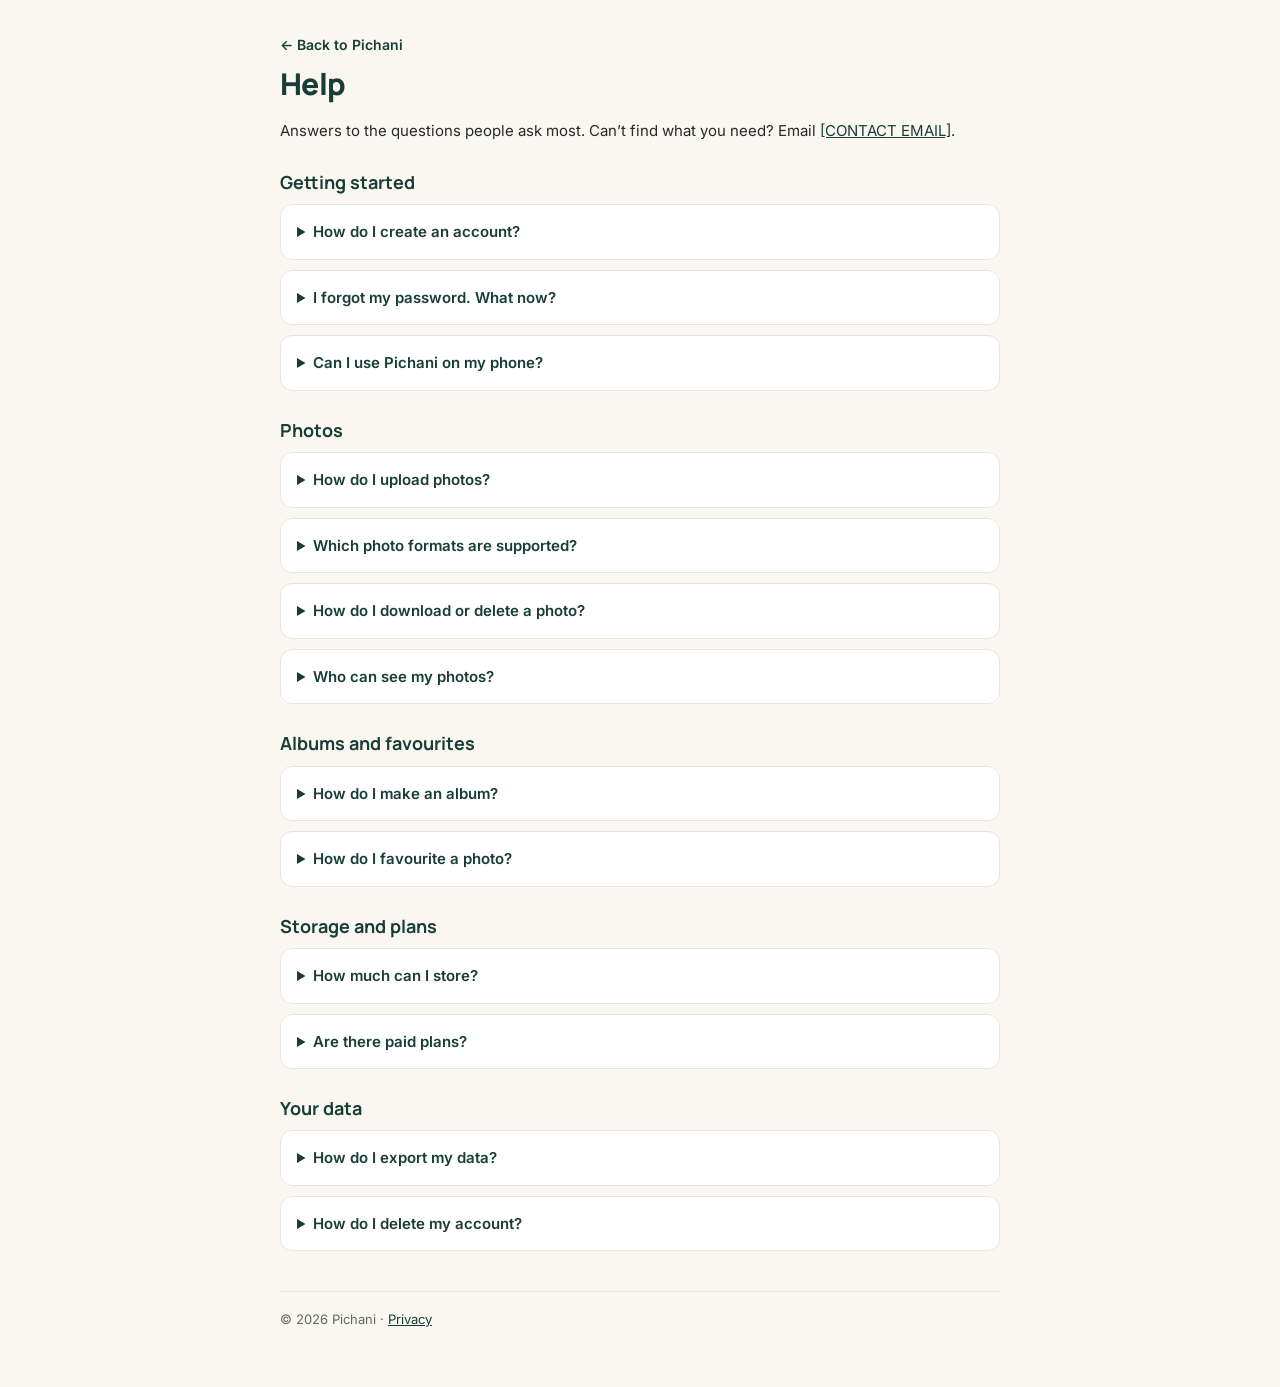
<file: help.html>
<!doctype html>
<html lang="en">
<head>
  <meta charset="utf-8">
  <meta name="viewport" content="width=device-width, initial-scale=1">
  <meta name="theme-color" content="#183D35">
  <meta name="description" content="Help with Pichani: uploading photos, albums, favourites, exporting your data and signing in.">
  <title>Help — Pichani</title>
  <link rel="icon" href="favicon.svg" type="image/svg+xml">
  <link rel="preconnect" href="https://fonts.googleapis.com">
  <link rel="preconnect" href="https://fonts.gstatic.com" crossorigin>
  <link href="https://fonts.googleapis.com/css2?family=Inter:wght@400;500;600;700&family=Manrope:wght@600;800&display=swap" rel="stylesheet">
  <style>
    :root { --green:#183D35; --cream:#FAF7F0; --charcoal:#252B29; --muted:#5f6a64; --line:#e4e6df; }
    body { margin:0; background:var(--cream); color:var(--charcoal); font:15px/1.7 Inter, Arial, sans-serif; }
    main { max-width:720px; margin:0 auto; padding:32px 16px 56px; }
    a { color:var(--green); }
    h1 { font:800 30px/1.2 Manrope, Inter, sans-serif; color:var(--green); letter-spacing:-.6px; margin:8px 0 16px; }
    h2 { font:700 18px/1.3 Manrope, Inter, sans-serif; color:var(--green); margin:28px 0 8px; }
    .back { font-size:14px; font-weight:600; text-decoration:none; }
    details { background:#fff; border:1px solid var(--line); border-radius:12px; padding:14px 16px; margin:10px 0; }
    summary { cursor:pointer; font-weight:600; color:var(--green); }
    details p { margin:10px 0 0; color:var(--muted); }
    footer { margin-top:40px; border-top:1px solid var(--line); padding-top:16px; font-size:13px; color:var(--muted); }
  </style>
</head>
<body>
<main>
  <a class="back" href="index.html">← Back to Pichani</a>
  <h1>Help</h1>
  <p>Answers to the questions people ask most. Can’t find what you need? Email <a href="mailto:[CONTACT EMAIL]">[CONTACT EMAIL]</a>.</p>

  <h2>Getting started</h2>
  <details>
    <summary>How do I create an account?</summary>
    <p>Tap <strong>Sign in</strong>, then <strong>Create account</strong>. Enter your name, email and a password of at least 8 characters. If we ask you to confirm your email, open the link we send you, then sign in.</p>
  </details>
  <details>
    <summary>I forgot my password. What now?</summary>
    <p>On the sign-in screen, tap <strong>Forgot password?</strong> and enter your email. Open the link in the email and choose a new password.</p>
  </details>
  <details>
    <summary>Can I use Pichani on my phone?</summary>
    <p>Yes. Pichani works in your phone’s browser, in portrait or landscape.</p>
  </details>

  <h2>Photos</h2>
  <details>
    <summary>How do I upload photos?</summary>
    <p>Sign in, then tap <strong>Upload photos</strong>. You can select several photos at once. Each upload shows its progress, and you can retry any that fail.</p>
  </details>
  <details>
    <summary>Which photo formats are supported?</summary>
    <p>JPEG, PNG, WebP, GIF, HEIC, HEIF and AVIF. Each file can be up to 50 MB. Some browsers can’t show HEIC or HEIF photos, but they are still stored safely and you can download them.</p>
  </details>
  <details>
    <summary>How do I download or delete a photo?</summary>
    <p>Tap a photo to open it, then use <strong>Download</strong> or <strong>Delete</strong>. To work on several photos at once, tap <strong>Select</strong> on any photo page, tick the photos, and choose an action.</p>
  </details>
  <details>
    <summary>Who can see my photos?</summary>
    <p>Only you. Pichani does not share your photos with anyone. Read the <a href="privacy.html">privacy notice</a> for details.</p>
  </details>

  <h2>Albums and favourites</h2>
  <details>
    <summary>How do I make an album?</summary>
    <p>Open <strong>Albums</strong> and tap <strong>New album</strong>. To add photos, open All photos, tap <strong>Select</strong>, tick the photos and choose <strong>Move</strong>.</p>
  </details>
  <details>
    <summary>How do I favourite a photo?</summary>
    <p>Tap the heart on a photo, or use <strong>Favourite</strong> when the photo is open. Your favourites appear under <strong>Favourites</strong>.</p>
  </details>

  <h2>Storage and plans</h2>
  <details>
    <summary>How much can I store?</summary>
    <p>The Free plan includes up to 5 GB of storage and 1,500 photos, whichever you reach first. Your usage is shown in Settings and in <strong>Explore plans</strong>.</p>
  </details>
  <details>
    <summary>Are there paid plans?</summary>
    <p>Paid plans are not priced yet. You won’t be charged for anything today.</p>
  </details>

  <h2>Your data</h2>
  <details>
    <summary>How do I export my data?</summary>
    <p>Open <strong>Settings</strong> and tap <strong>Export</strong>. You get a file listing your albums and photo details. To download the pictures themselves, use Select on All photos.</p>
  </details>
  <details>
    <summary>How do I delete my account?</summary>
    <p>Account deletion isn’t available in the app yet. Email <a href="mailto:[CONTACT EMAIL]">[CONTACT EMAIL]</a> from the address on your account and we’ll delete it.</p>
  </details>

  <footer>© 2026 Pichani · <a href="privacy.html">Privacy</a></footer>
</main>
</body>
</html>
</file>
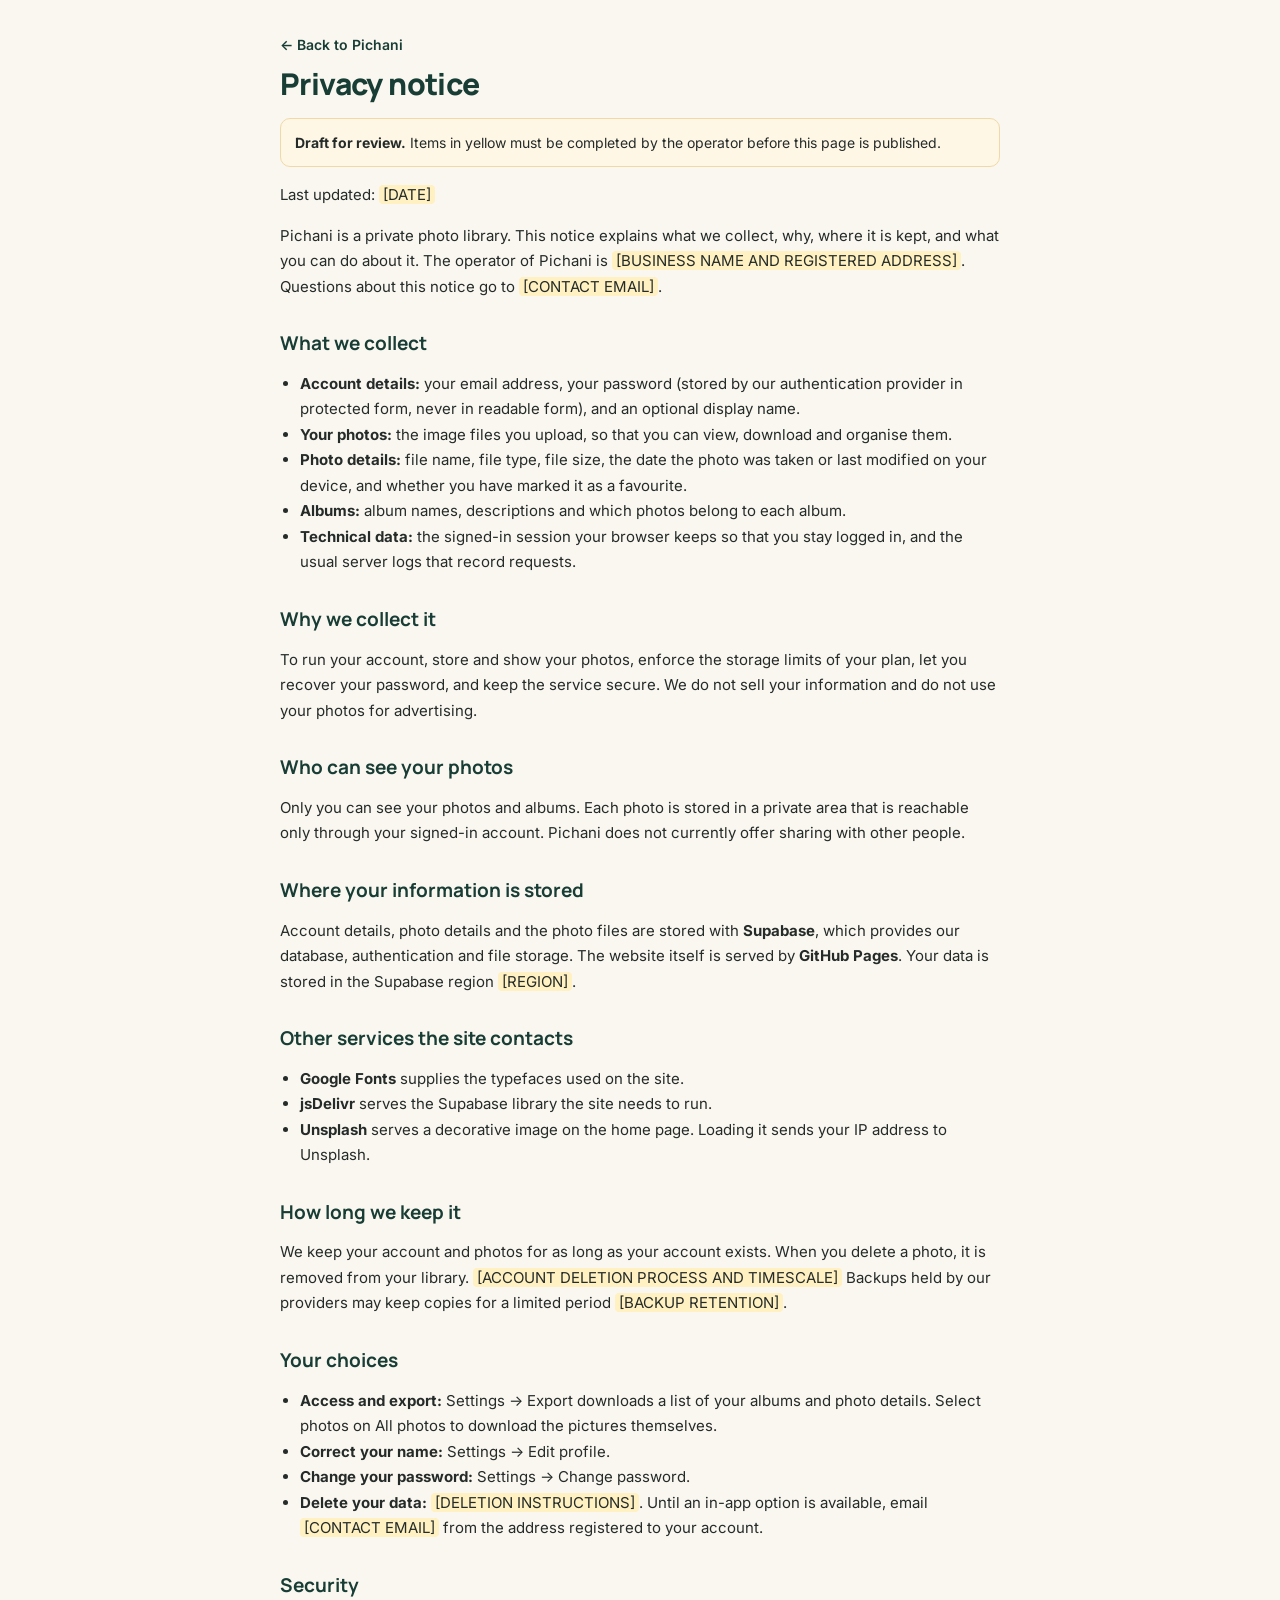
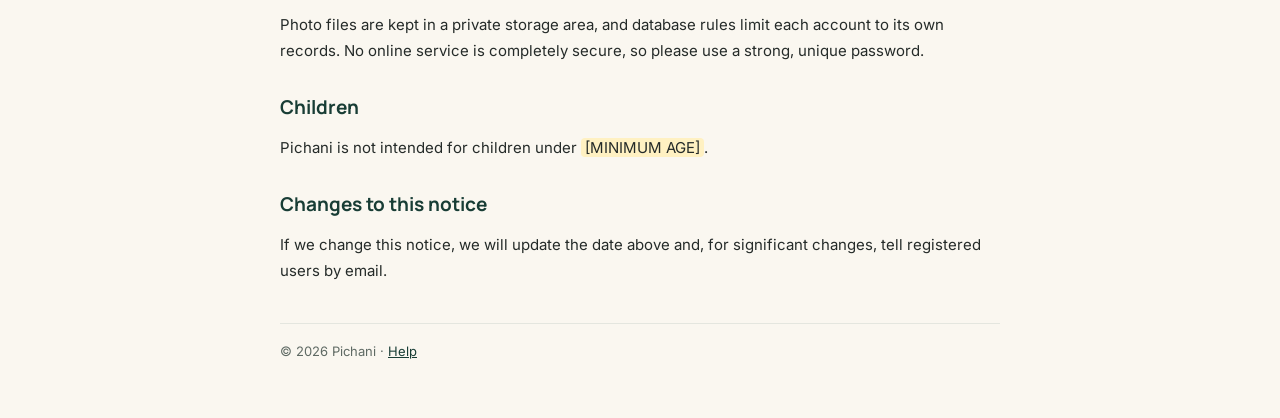
<file: privacy.html>
<!doctype html>
<html lang="en">
<head>
  <meta charset="utf-8">
  <meta name="viewport" content="width=device-width, initial-scale=1">
  <meta name="theme-color" content="#183D35">
  <meta name="description" content="How Pichani collects, stores and protects your photos and account information.">
  <title>Privacy — Pichani</title>
  <link rel="icon" href="favicon.svg" type="image/svg+xml">
  <link rel="preconnect" href="https://fonts.googleapis.com">
  <link rel="preconnect" href="https://fonts.gstatic.com" crossorigin>
  <link href="https://fonts.googleapis.com/css2?family=Inter:wght@400;500;600;700&family=Manrope:wght@600;800&display=swap" rel="stylesheet">
  <style>
    :root { --green:#183D35; --cream:#FAF7F0; --charcoal:#252B29; --muted:#5f6a64; --line:#e4e6df; }
    body { margin:0; background:var(--cream); color:var(--charcoal); font:15px/1.7 Inter, Arial, sans-serif; }
    main { max-width:720px; margin:0 auto; padding:32px 16px 56px; }
    a { color:var(--green); }
    h1 { font:800 30px/1.2 Manrope, Inter, sans-serif; color:var(--green); letter-spacing:-.6px; margin:8px 0 16px; }
    h2 { font:700 19px/1.3 Manrope, Inter, sans-serif; color:var(--green); margin:32px 0 10px; }
    .back { font-size:14px; font-weight:600; text-decoration:none; }
    .draft { background:#fff7e6; border:1px solid #f0d9a6; border-radius:10px; padding:12px 14px; font-size:14px; }
    .placeholder { background:#fff1c2; padding:0 4px; border-radius:4px; }
    ul { padding-left:20px; }
    footer { margin-top:40px; border-top:1px solid var(--line); padding-top:16px; font-size:13px; color:var(--muted); }
  </style>
</head>
<body>
<main>
  <a class="back" href="index.html">← Back to Pichani</a>
  <h1>Privacy notice</h1>
  <p class="draft"><strong>Draft for review.</strong> Items in yellow must be completed by the operator before this page is published.</p>
  <p>Last updated: <span class="placeholder">[DATE]</span></p>

  <p>Pichani is a private photo library. This notice explains what we collect, why, where it is kept, and what you can do about it. The operator of Pichani is <span class="placeholder">[BUSINESS NAME AND REGISTERED ADDRESS]</span>. Questions about this notice go to <span class="placeholder">[CONTACT EMAIL]</span>.</p>

  <h2>What we collect</h2>
  <ul>
    <li><strong>Account details:</strong> your email address, your password (stored by our authentication provider in protected form, never in readable form), and an optional display name.</li>
    <li><strong>Your photos:</strong> the image files you upload, so that you can view, download and organise them.</li>
    <li><strong>Photo details:</strong> file name, file type, file size, the date the photo was taken or last modified on your device, and whether you have marked it as a favourite.</li>
    <li><strong>Albums:</strong> album names, descriptions and which photos belong to each album.</li>
    <li><strong>Technical data:</strong> the signed-in session your browser keeps so that you stay logged in, and the usual server logs that record requests.</li>
  </ul>

  <h2>Why we collect it</h2>
  <p>To run your account, store and show your photos, enforce the storage limits of your plan, let you recover your password, and keep the service secure. We do not sell your information and do not use your photos for advertising.</p>

  <h2>Who can see your photos</h2>
  <p>Only you can see your photos and albums. Each photo is stored in a private area that is reachable only through your signed-in account. Pichani does not currently offer sharing with other people.</p>

  <h2>Where your information is stored</h2>
  <p>Account details, photo details and the photo files are stored with <strong>Supabase</strong>, which provides our database, authentication and file storage. The website itself is served by <strong>GitHub Pages</strong>. Your data is stored in the Supabase region <span class="placeholder">[REGION]</span>.</p>

  <h2>Other services the site contacts</h2>
  <ul>
    <li><strong>Google Fonts</strong> supplies the typefaces used on the site.</li>
    <li><strong>jsDelivr</strong> serves the Supabase library the site needs to run.</li>
    <li><strong>Unsplash</strong> serves a decorative image on the home page. Loading it sends your IP address to Unsplash.</li>
  </ul>

  <h2>How long we keep it</h2>
  <p>We keep your account and photos for as long as your account exists. When you delete a photo, it is removed from your library. <span class="placeholder">[ACCOUNT DELETION PROCESS AND TIMESCALE]</span> Backups held by our providers may keep copies for a limited period <span class="placeholder">[BACKUP RETENTION]</span>.</p>

  <h2>Your choices</h2>
  <ul>
    <li><strong>Access and export:</strong> Settings → Export downloads a list of your albums and photo details. Select photos on All photos to download the pictures themselves.</li>
    <li><strong>Correct your name:</strong> Settings → Edit profile.</li>
    <li><strong>Change your password:</strong> Settings → Change password.</li>
    <li><strong>Delete your data:</strong> <span class="placeholder">[DELETION INSTRUCTIONS]</span>. Until an in-app option is available, email <span class="placeholder">[CONTACT EMAIL]</span> from the address registered to your account.</li>
  </ul>

  <h2>Security</h2>
  <p>Photo files are kept in a private storage area, and database rules limit each account to its own records. No online service is completely secure, so please use a strong, unique password.</p>

  <h2>Children</h2>
  <p>Pichani is not intended for children under <span class="placeholder">[MINIMUM AGE]</span>.</p>

  <h2>Changes to this notice</h2>
  <p>If we change this notice, we will update the date above and, for significant changes, tell registered users by email.</p>

  <footer>© 2026 Pichani · <a href="help.html">Help</a></footer>
</main>
</body>
</html>
</file>
